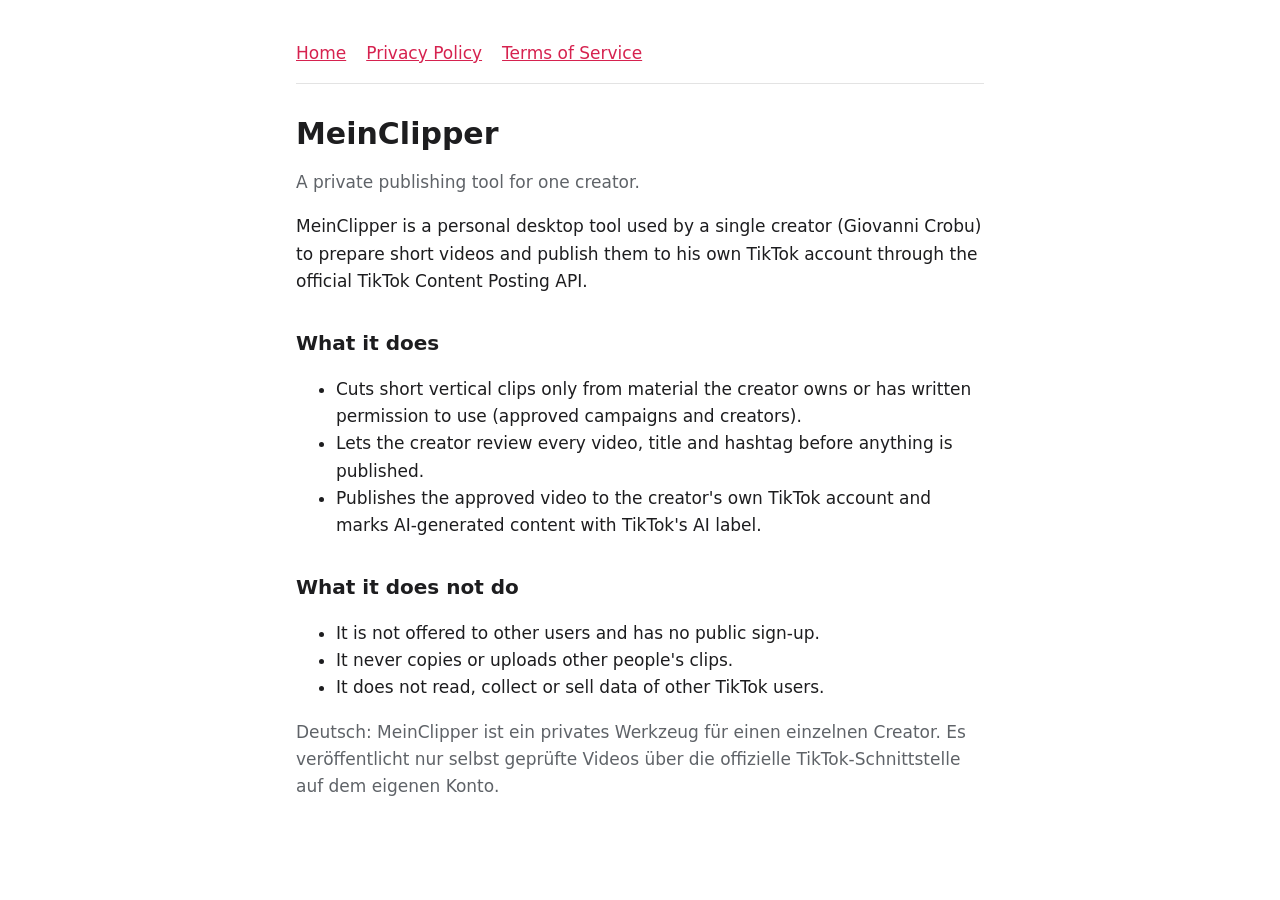
<file: index.html>
<!doctype html>
<html lang="en">
<head>
<meta charset="utf-8">
<meta name="viewport" content="width=device-width, initial-scale=1">
<title>MeinClipper</title>
<link rel="stylesheet" href="stil.css">
</head>
<body>
<main>
<nav><a href="index.html">Home</a><a href="privacy.html">Privacy Policy</a><a href="terms.html">Terms of Service</a></nav>
<h1>MeinClipper</h1>
<p class="leise">A private publishing tool for one creator.</p>

<p>MeinClipper is a personal desktop tool used by a single creator (Giovanni Crobu) to prepare short videos and
publish them to his own TikTok account through the official TikTok Content Posting API.</p>

<h2>What it does</h2>
<ul>
  <li>Cuts short vertical clips only from material the creator owns or has written permission to use
    (approved campaigns and creators).</li>
  <li>Lets the creator review every video, title and hashtag before anything is published.</li>
  <li>Publishes the approved video to the creator's own TikTok account and marks AI-generated content
    with TikTok's AI label.</li>
</ul>

<h2>What it does not do</h2>
<ul>
  <li>It is not offered to other users and has no public sign-up.</li>
  <li>It never copies or uploads other people's clips.</li>
  <li>It does not read, collect or sell data of other TikTok users.</li>
</ul>

<p class="leise">Deutsch: MeinClipper ist ein privates Werkzeug für einen einzelnen Creator. Es veröffentlicht nur
selbst geprüfte Videos über die offizielle TikTok-Schnittstelle auf dem eigenen Konto.</p>
</main>
</body>
</html>
</file>
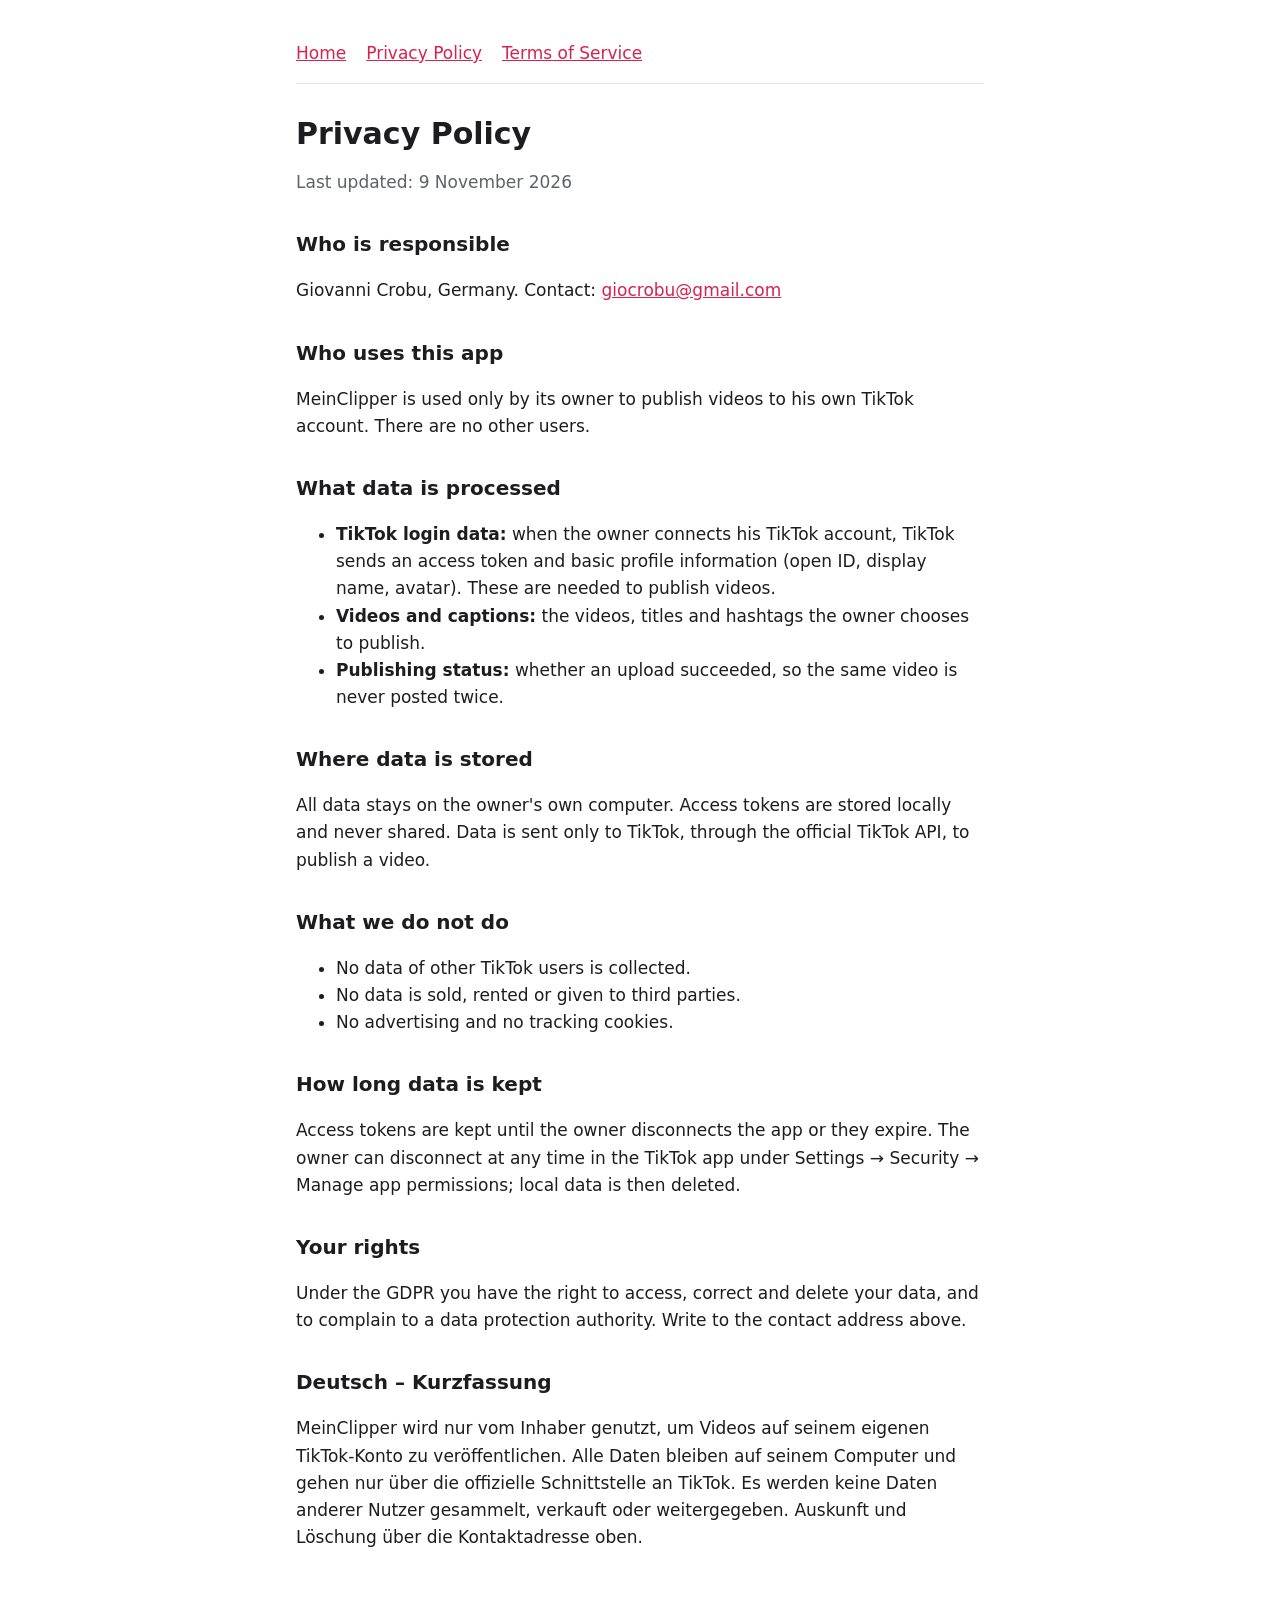
<file: privacy.html>
<!doctype html>
<html lang="en">
<head>
<meta charset="utf-8">
<meta name="viewport" content="width=device-width, initial-scale=1">
<title>MeinClipper Privacy Policy</title>
<link rel="stylesheet" href="stil.css">
</head>
<body>
<main>
<nav><a href="index.html">Home</a><a href="privacy.html">Privacy Policy</a><a href="terms.html">Terms of Service</a></nav>
<h1>Privacy Policy</h1>
<p class="leise">Last updated: 9 November 2026</p>

<h2>Who is responsible</h2>
<p>Giovanni Crobu, Germany. Contact: <a href="mailto:giocrobu@gmail.com">giocrobu@gmail.com</a></p>

<h2>Who uses this app</h2>
<p>MeinClipper is used only by its owner to publish videos to his own TikTok account. There are no other users.</p>

<h2>What data is processed</h2>
<ul>
  <li><strong>TikTok login data:</strong> when the owner connects his TikTok account, TikTok sends an access token and
    basic profile information (open ID, display name, avatar). These are needed to publish videos.</li>
  <li><strong>Videos and captions:</strong> the videos, titles and hashtags the owner chooses to publish.</li>
  <li><strong>Publishing status:</strong> whether an upload succeeded, so the same video is never posted twice.</li>
</ul>

<h2>Where data is stored</h2>
<p>All data stays on the owner's own computer. Access tokens are stored locally and never shared. Data is sent only
to TikTok, through the official TikTok API, to publish a video.</p>

<h2>What we do not do</h2>
<ul>
  <li>No data of other TikTok users is collected.</li>
  <li>No data is sold, rented or given to third parties.</li>
  <li>No advertising and no tracking cookies.</li>
</ul>

<h2>How long data is kept</h2>
<p>Access tokens are kept until the owner disconnects the app or they expire. The owner can disconnect at any time in
the TikTok app under Settings → Security → Manage app permissions; local data is then deleted.</p>

<h2>Your rights</h2>
<p>Under the GDPR you have the right to access, correct and delete your data, and to complain to a data protection
authority. Write to the contact address above.</p>

<h2>Deutsch – Kurzfassung</h2>
<p>MeinClipper wird nur vom Inhaber genutzt, um Videos auf seinem eigenen TikTok-Konto zu veröffentlichen.
Alle Daten bleiben auf seinem Computer und gehen nur über die offizielle Schnittstelle an TikTok. Es werden keine
Daten anderer Nutzer gesammelt, verkauft oder weitergegeben. Auskunft und Löschung über die Kontaktadresse oben.</p>
</main>
</body>
</html>
</file>
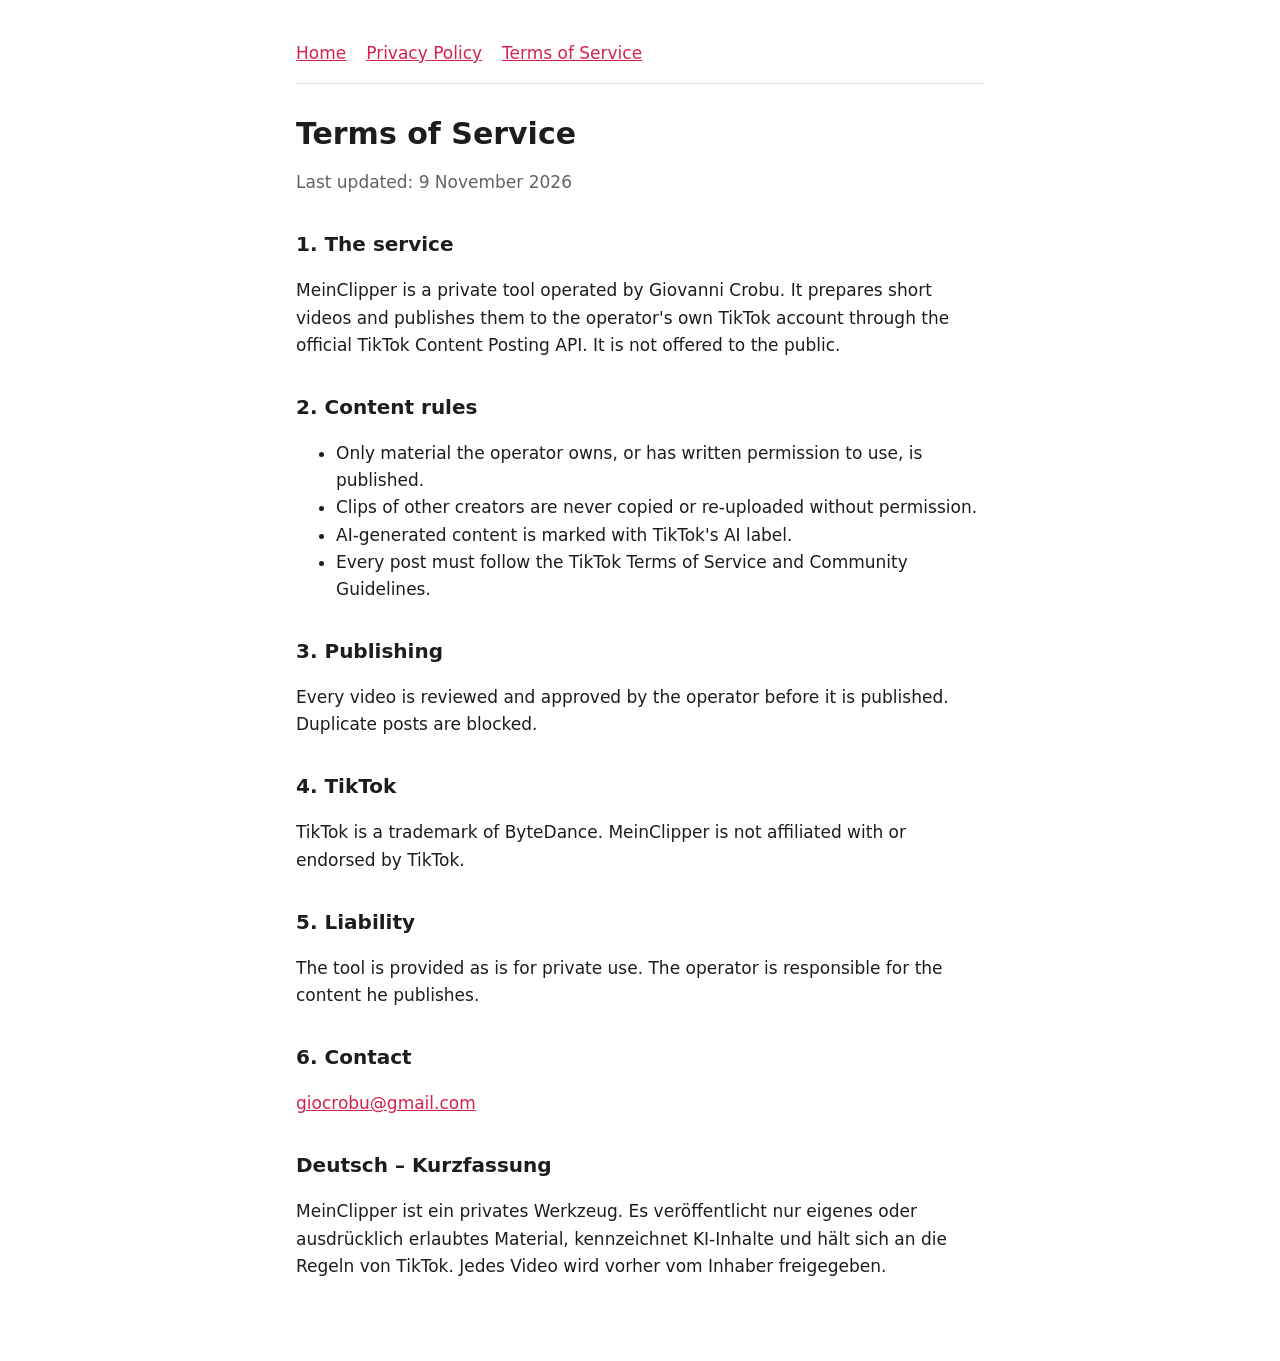
<file: terms.html>
<!doctype html>
<html lang="en">
<head>
<meta charset="utf-8">
<meta name="viewport" content="width=device-width, initial-scale=1">
<title>MeinClipper Terms of Service</title>
<link rel="stylesheet" href="stil.css">
</head>
<body>
<main>
<nav><a href="index.html">Home</a><a href="privacy.html">Privacy Policy</a><a href="terms.html">Terms of Service</a></nav>
<h1>Terms of Service</h1>
<p class="leise">Last updated: 9 November 2026</p>

<h2>1. The service</h2>
<p>MeinClipper is a private tool operated by Giovanni Crobu. It prepares short videos and publishes them to the
operator's own TikTok account through the official TikTok Content Posting API. It is not offered to the public.</p>

<h2>2. Content rules</h2>
<ul>
  <li>Only material the operator owns, or has written permission to use, is published.</li>
  <li>Clips of other creators are never copied or re-uploaded without permission.</li>
  <li>AI-generated content is marked with TikTok's AI label.</li>
  <li>Every post must follow the TikTok Terms of Service and Community Guidelines.</li>
</ul>

<h2>3. Publishing</h2>
<p>Every video is reviewed and approved by the operator before it is published. Duplicate posts are blocked.</p>

<h2>4. TikTok</h2>
<p>TikTok is a trademark of ByteDance. MeinClipper is not affiliated with or endorsed by TikTok.</p>

<h2>5. Liability</h2>
<p>The tool is provided as is for private use. The operator is responsible for the content he publishes.</p>

<h2>6. Contact</h2>
<p><a href="mailto:giocrobu@gmail.com">giocrobu@gmail.com</a></p>

<h2>Deutsch – Kurzfassung</h2>
<p>MeinClipper ist ein privates Werkzeug. Es veröffentlicht nur eigenes oder ausdrücklich erlaubtes Material,
kennzeichnet KI-Inhalte und hält sich an die Regeln von TikTok. Jedes Video wird vorher vom Inhaber freigegeben.</p>
</main>
</body>
</html>
</file>
<file: stil.css>
:root { --grund: #ffffff; --text: #1d1d1f; --leise: #5f6368; --linie: #e3e3e3; --akzent: #d6224f; }
@media (prefers-color-scheme: dark) {
  :root { --grund: #121212; --text: #ececec; --leise: #a0a0a0; --linie: #2c2c2c; --akzent: #ff5c84; }
}
* { box-sizing: border-box; }
body { margin: 0; background: var(--grund); color: var(--text);
  font: 17px/1.6 system-ui, -apple-system, "Segoe UI", Roboto, sans-serif; }
main { max-width: 720px; margin: 0 auto; padding: 40px 16px 64px; }
nav { display: flex; gap: 20px; flex-wrap: wrap; padding-bottom: 16px; border-bottom: 1px solid var(--linie); margin-bottom: 32px; }
a { color: var(--akzent); }
h1 { font-size: 30px; line-height: 1.2; margin: 0 0 8px; }
h2 { font-size: 20px; margin: 32px 0 8px; }
.leise { color: var(--leise); }
</file>
